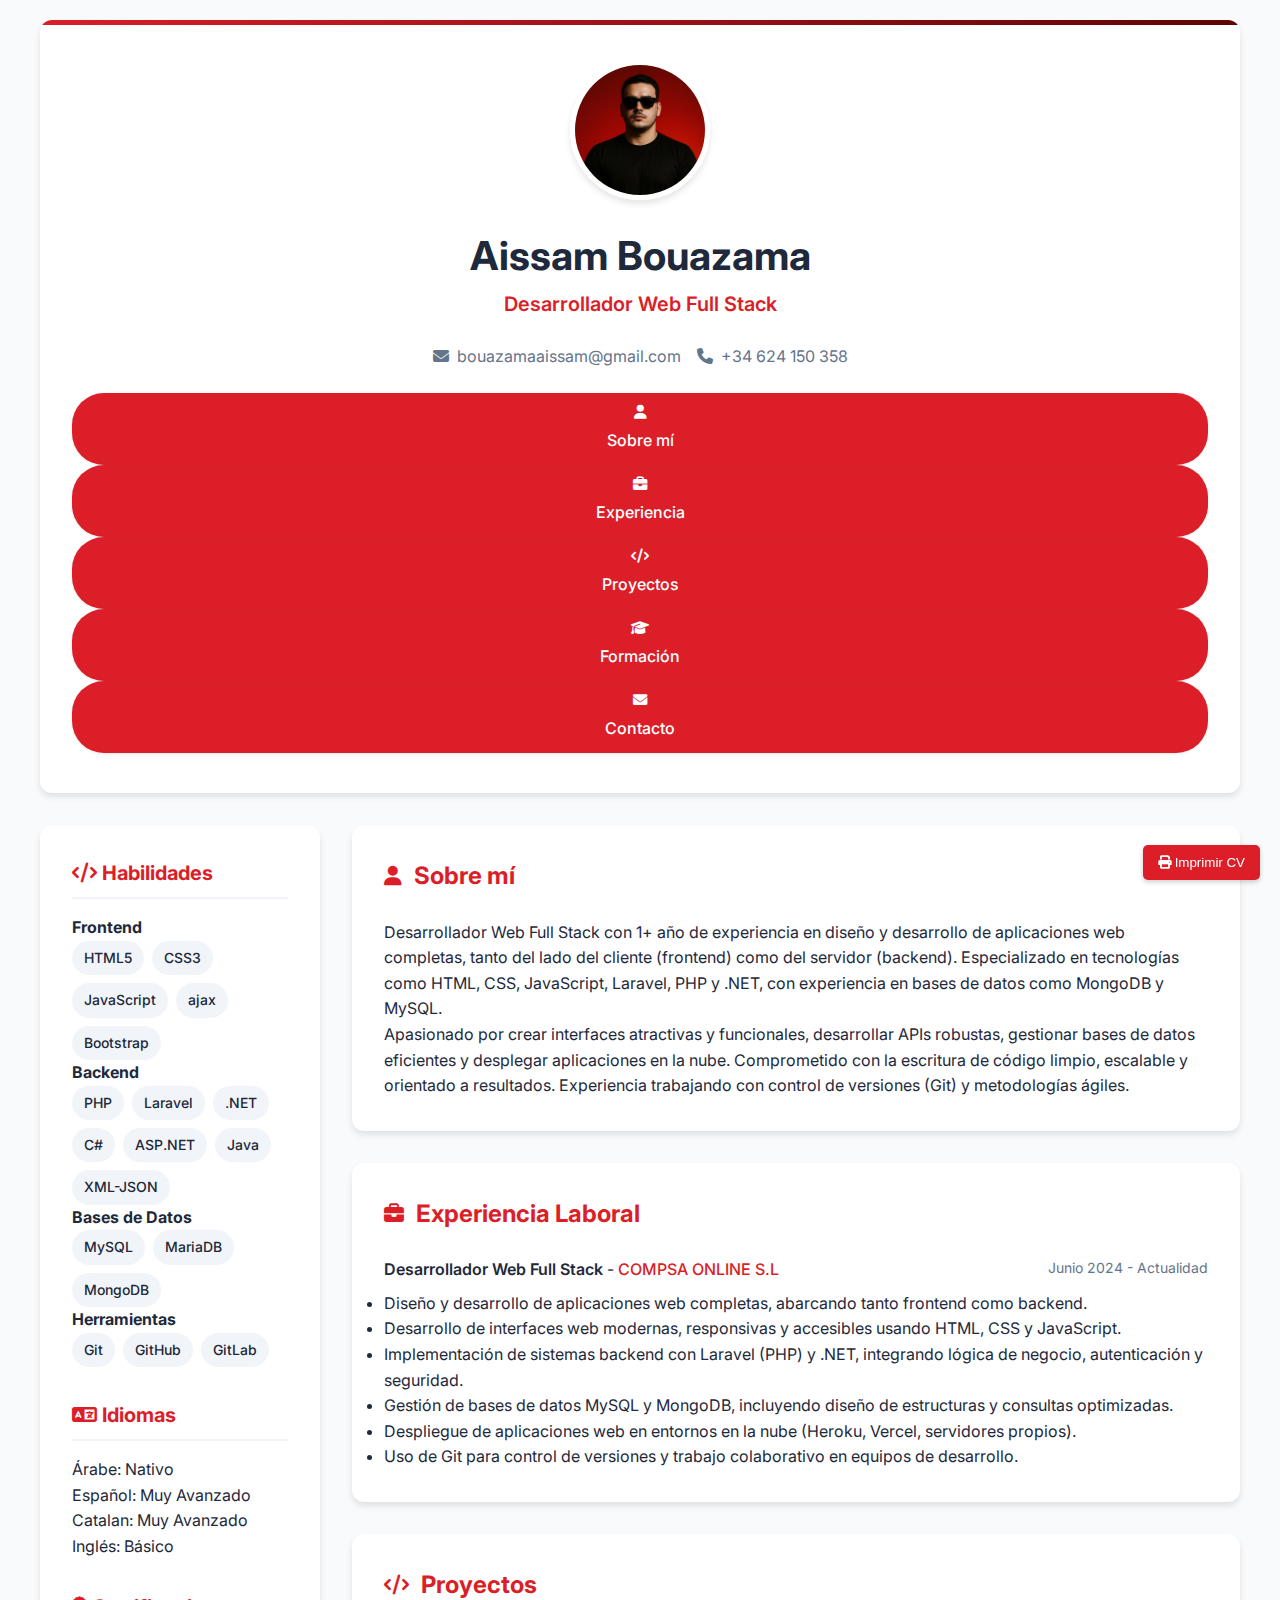
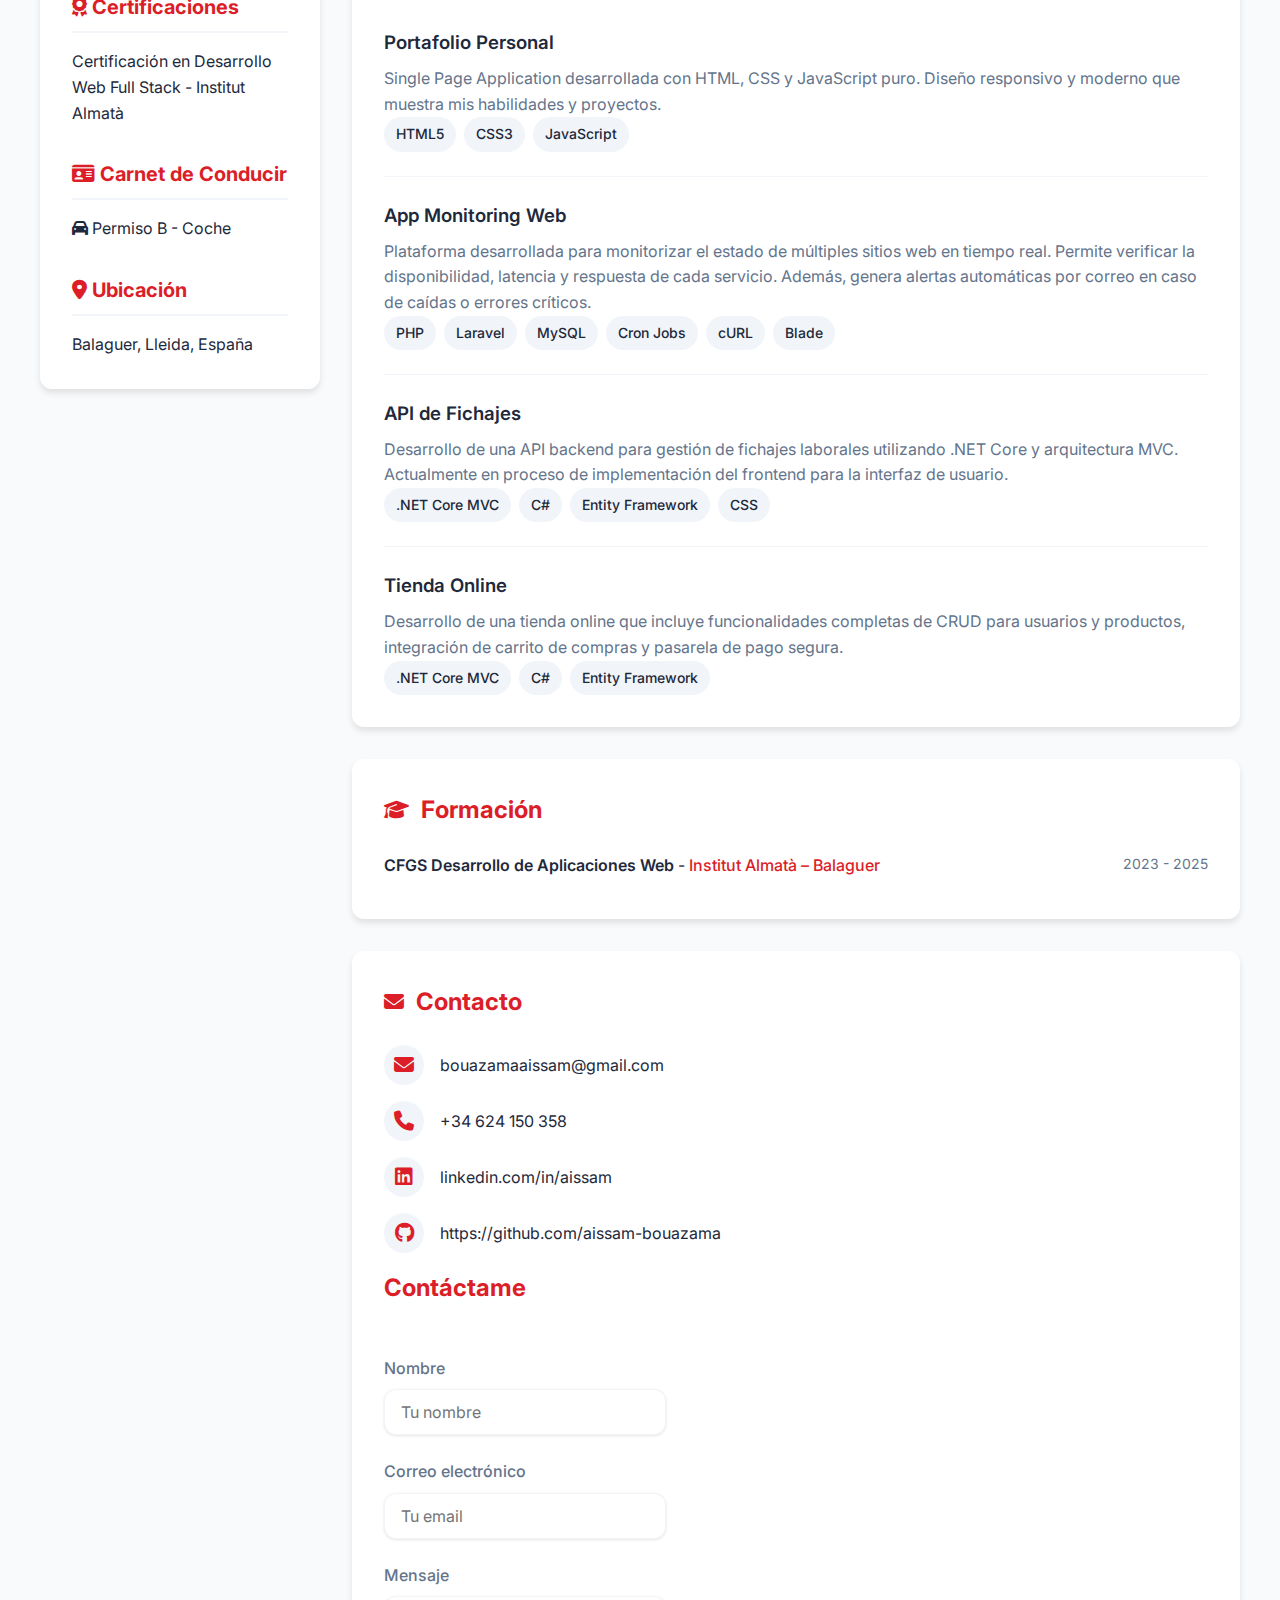
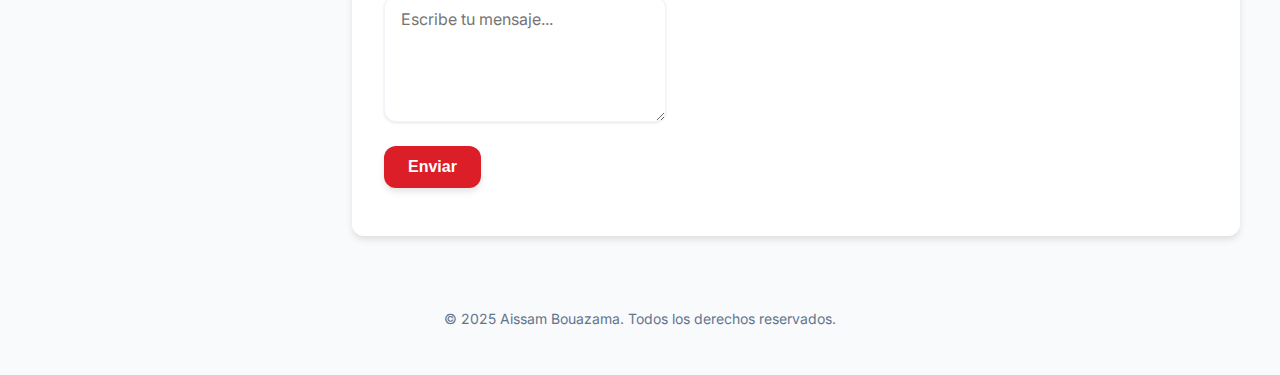
<file: index.html>
<!DOCTYPE html>
<html lang="es">

<head>
  <meta charset="UTF-8" />
  <meta name="viewport" content="width=device-width, initial-scale=1.0" />
  <meta name="description" content="CV de Aissam Bouazama - Desarrollador Web Full Stack">
  <title>CV - Aissam Bouazama | Desarrollador Full Stack</title>
  <link rel="preconnect" href="https://fonts.googleapis.com">
  <link href="https://fonts.googleapis.com/css2?family=Inter:wght@300;400;500;600;700&display=swap" rel="stylesheet">
  <link rel="stylesheet" href="https://cdnjs.cloudflare.com/ajax/libs/font-awesome/6.4.0/css/all.min.css">
  <link rel="stylesheet" href="./CSS/estils.css">
  <link rel="icon" href="img/1000037615.webp" type="image/x-icon">
</head>

<body>
  <div class="container">
    <header>
      <div class="logo">
        <img src="img/1000037615.webp" alt="Aissam Bouazama" />
      </div>
      <div class="header-content">
        <h1>Aissam Bouazama</h1>
        <p class="subtitle">Desarrollador Web Full Stack</p>
        <div class="contact-info">
          <a href="mailto:bouazamaaissam@gmail.com">
            <i class="fas fa-envelope"></i> bouazamaaissam@gmail.com
          </a>
          <a href="tel:+34624150358">
            <i class="fas fa-phone"></i> +34 624 150 358
          </a>
        </div>
      </div>

      <nav>
        <button class="menu-toggle none" id="menu-toggle">
          <i class="fas fa-bars"></i></button>
        <ul class="menu block" id="menu">
          <li><a href="#sobre-mi"><i class="fas fa-user"></i> Sobre mí</a></li>
          <li><a href="#experiencia"><i class="fas fa-briefcase"></i> Experiencia</a></li>
          <li><a href="#proyectos"><i class="fas fa-code"></i> Proyectos</a></li>
          <li><a href="#formacion"><i class="fas fa-graduation-cap"></i> Formación</a></li>
          <li><a href="#contacto"><i class="fas fa-envelope"></i> Contacto</a></li>
        </ul>
      </nav>
    </header>

    <main>
      <aside class="sidebar">
        <div class="sidebar-section">
          <h3><i class="fas fa-code"></i> Habilidades</h3>
          <h4>Frontend</h4>
          <div class="skills-list">
            <span class="skill-tag">HTML5</span>
            <span class="skill-tag">CSS3</span>
            <span class="skill-tag">JavaScript</span>
            <span class="skill-tag">ajax</span>
            <span class="skill-tag">Bootstrap</span>

          </div>

          <h4>Backend</h4>
          <div class="skills-list">
            <span class="skill-tag">PHP</span>
            <span class="skill-tag">Laravel</span>
            <span class="skill-tag">.NET</span>
            <span class="skill-tag">C#</span>
            <span class="skill-tag">ASP.NET</span>
             <span class="skill-tag">Java</span>
             <span class="skill-tag">XML-JSON</span>
          </div>

          <h4>Bases de Datos</h4>
          <div class="skills-list">
            <span class="skill-tag">MySQL</span>
            <span class="skill-tag">MariaDB</span>
            <span class="skill-tag">MongoDB</span>
          </div>

          <h4>Herramientas</h4>
          <div class="skills-list">
            <span class="skill-tag">Git</span>
            <span class="skill-tag">GitHub</span>
            <span class="skill-tag">GitLab</span>
          </div>
        </div>

        <div class="sidebar-section">
          <h3><i class="fas fa-language"></i> Idiomas</h3>
          <p>Árabe: Nativo</p>
          <p>Español: Muy Avanzado</p>
          <p>Catalan: Muy Avanzado</p>
          <p>Inglés: Básico</p>
        </div>

        <div class="sidebar-section">
          <h3><i class="fas fa-award"></i> Certificaciones</h3>
          <ul class="certification-list">
            <p>Certificación en Desarrollo Web Full Stack - Institut Almatà</p>
          </ul>
        </div>

        <div class="sidebar-section">
          <h3><i class="fas fa-id-card"></i> Carnet de Conducir</h3>
          <p><i class="fas fa-car"></i> Permiso B - Coche</p>
        </div>
        <div class="sidebar-section">
          <h3><i class="fas fa-map-marker-alt"></i> Ubicación</h3>
          <p>Balaguer, Lleida, España</p>
        </div>
      </aside>

      <div class="content">
        <section id="sobre-mi" class="section">
          <h2><i class="fas fa-user"></i> Sobre mí</h2>
          <p>
            Desarrollador Web Full Stack con 1+ año de experiencia en diseño y desarrollo de aplicaciones web completas,
            tanto del lado del cliente (frontend) como del servidor (backend). Especializado en tecnologías como HTML,
            CSS,
            JavaScript, Laravel, PHP y .NET, con experiencia en bases de datos como MongoDB y MySQL.
          </p>
          <p>
            Apasionado por crear interfaces atractivas y funcionales, desarrollar APIs robustas, gestionar bases de
            datos
            eficientes y desplegar aplicaciones en la nube. Comprometido con la escritura de código limpio, escalable y
            orientado a resultados. Experiencia trabajando con control de versiones (Git) y metodologías ágiles.
          </p>
        </section>

        <section id="experiencia" class="section">
          <h2><i class="fas fa-briefcase"></i> Experiencia Laboral</h2>
          <div class="experience-item">
            <div class="experience-header">
              <div>
                <span class="experience-title">Desarrollador Web Full Stack</span> -
                <span class="experience-company">COMPSA ONLINE S.L</span>
              </div>
              <span class="experience-date">Junio 2024 - Actualidad</span>
            </div>
            <ul>
              <li>Diseño y desarrollo de aplicaciones web completas, abarcando tanto frontend como backend.</li>
              <li>Desarrollo de interfaces web modernas, responsivas y accesibles usando HTML, CSS y JavaScript.</li>
              <li>Implementación de sistemas backend con Laravel (PHP) y .NET, integrando lógica de negocio,
                autenticación y seguridad.</li>
              <li>Gestión de bases de datos MySQL y MongoDB, incluyendo diseño de estructuras y consultas optimizadas.
              </li>
              <li>Despliegue de aplicaciones web en entornos en la nube (Heroku, Vercel, servidores propios).</li>
              <li>Uso de Git para control de versiones y trabajo colaborativo en equipos de desarrollo.</li>
            </ul>
          </div>


        </section>

        <section id="proyectos" class="section">
          <h2><i class="fas fa-code"></i> Proyectos</h2>
          <div class="project-item">
            <h3 class="project-title">Portafolio Personal</h3>
            <p class="project-description">
              Single Page Application desarrollada con HTML, CSS y JavaScript puro. Diseño responsivo y moderno que
              muestra mis habilidades y proyectos.
            </p>
            <div class="skills-list">
              <span class="skill-tag">HTML5</span>
              <span class="skill-tag">CSS3</span>
              <span class="skill-tag">JavaScript</span>
            </div>
          </div>
          <div class="project-item">
            <h3 class="project-title">App Monitoring Web</h3>
            <p class="project-description">
              Plataforma desarrollada para monitorizar el estado de múltiples sitios web en tiempo real. Permite
              verificar la disponibilidad, latencia y respuesta de cada servicio. Además, genera alertas automáticas por
              correo en caso de caídas o errores críticos.
            </p>
            <div class="skills-list">
              <span class="skill-tag">PHP</span>
              <span class="skill-tag">Laravel</span>
              <span class="skill-tag">MySQL</span>
              <span class="skill-tag">Cron Jobs</span>
              <span class="skill-tag">cURL</span>
              <span class="skill-tag">Blade</span>
            </div>
          </div>

          <div class="project-item">
            <h3 class="project-title">API de Fichajes</h3>
            <p class="project-description">
              Desarrollo de una API backend para gestión de fichajes laborales utilizando .NET Core y arquitectura MVC.
              Actualmente en proceso de implementación del frontend para la interfaz de usuario.
            </p>
            <div class="skills-list">
              <span class="skill-tag">.NET Core MVC</span>
              <span class="skill-tag">C#</span>
              <span class="skill-tag">Entity Framework</span>

              <span class="skill-tag">CSS</span>
            </div>
          </div>
          <div class="project-item">
            <h3 class="project-title">Tienda Online </h3>
            <p class="project-description">
              Desarrollo de una tienda online que incluye funcionalidades completas de CRUD para usuarios y productos,
              integración de carrito de compras y pasarela de pago segura.
            </p>
            <div class="skills-list">
              <span class="skill-tag">.NET Core MVC</span>
              <span class="skill-tag">C#</span>
              <span class="skill-tag">Entity Framework</span>
            </div>
          </div>


        </section>

        <section id="formacion" class="section">
          <h2><i class="fas fa-graduation-cap"></i> Formación</h2>
          <div class="education-item">
            <div class="education-header">
              <div>
                <span class="education-title">CFGS Desarrollo de Aplicaciones Web</span> -
                <span class="education-institution">Institut Almatà – Balaguer</span>
              </div>
              <span class="education-date">2023 - 2025</span>
            </div>
          </div>
        </section>

        <section id="contacto" class="section">
          <h2><i class="fas fa-envelope"></i> Contacto</h2>
          <div class="contact-method">
            <i class="fas fa-envelope"></i>
            <a href="mailto:bouazamaaissam@gmail.com">bouazamaaissam@gmail.com</a>
          </div>
          <div class="contact-method">
            <i class="fas fa-phone"></i>
            <a href="tel:+34624150358">+34 624 150 358</a>
          </div>
          <div class="contact-method">
            <i class="fab fa-linkedin"></i>
            <a href="https://www.linkedin.com/in/aissam-bouazama-494400276/" target="_blank">linkedin.com/in/aissam</a>
          </div>
          <div class="contact-method">
            <i class="fab fa-github"></i>
            <a href="https://github.com/aissam-bouazama" target="_blank">https://github.com/aissam-bouazama</a>
          </div>
          <div class="contact-method">

            <form action="https://formsubmit.co/bouazamaaissam@gmail.com" method="POST" class="contact-form">
              <h2>Contáctame</h2>


              <input type="hidden" name="_captcha" value="false">
              <input type="hidden" name="_subject" value="Nuevo mensaje de contacto desde tu portfolio">

              <div class="form-group">
                <label for="name">Nombre</label>
                <input type="text" name="name" id="name" placeholder="Tu nombre" required>
              </div>

              <div class="form-group">
                <label for="email">Correo electrónico</label>
                <input type="email" name="email" id="email" placeholder="Tu email" required>
              </div>

              <div class="form-group">
                <label for="message">Mensaje</label>
                <textarea name="message" id="message" rows="5" placeholder="Escribe tu mensaje..." required></textarea>
              </div>

              <button type="submit" class="btn">Enviar</button>
            </form>
        </section>


        </section>
      </div>
    </main>

    <footer>
      <p>© 2025 Aissam Bouazama. Todos los derechos reservados.</p>
    </footer>
  </div>

  <script src="./JS/index.js"></script>


</body>

</html>
</file>
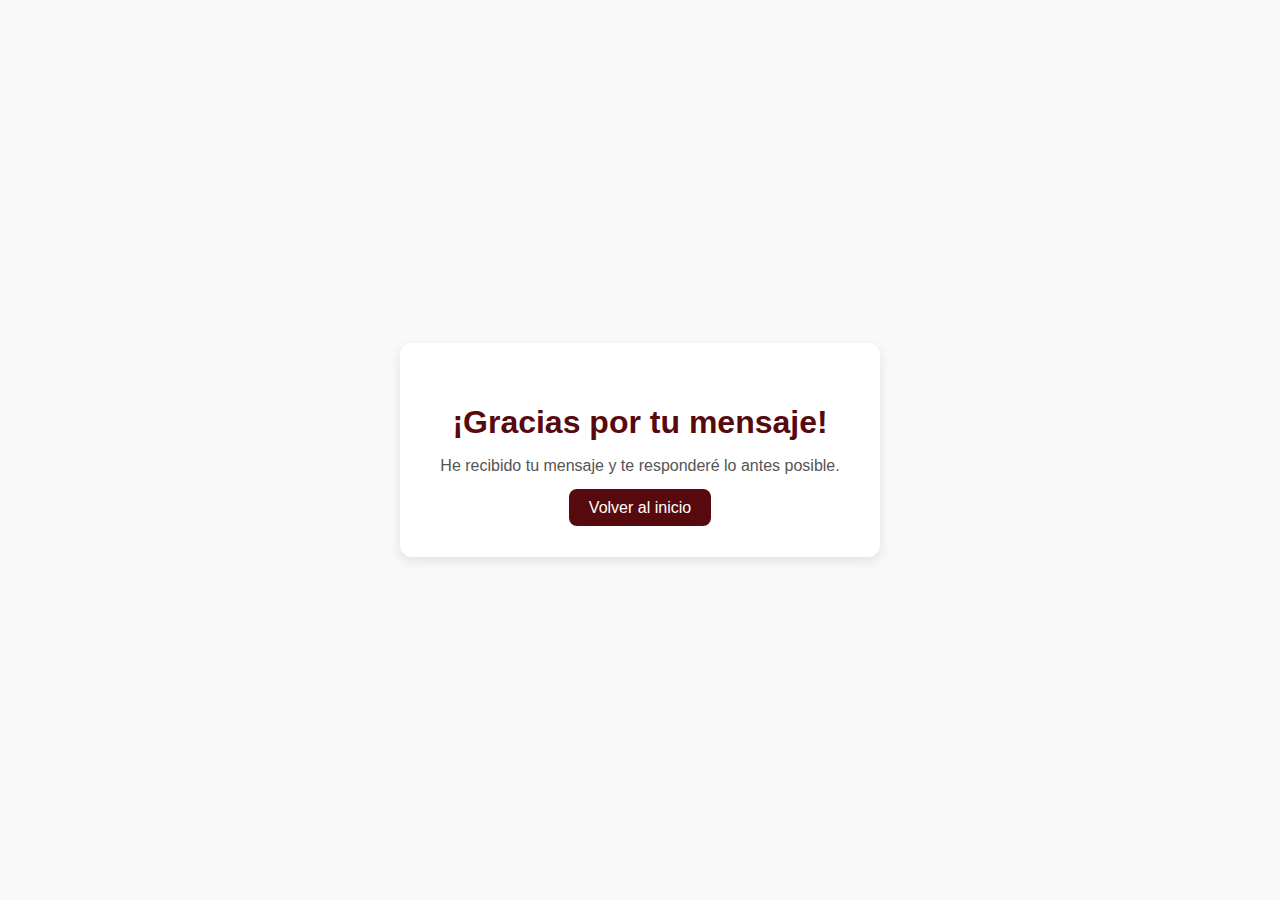
<file: gracias.html>
<!DOCTYPE html>
<html lang="es">
<head>
  <meta charset="UTF-8">
  <meta name="viewport" content="width=device-width, initial-scale=1">
  <title>Gracias por tu mensaje</title>
  <style>
    body {
      background-color: #f9f9f9;
      font-family: 'Segoe UI', Tahoma, Geneva, Verdana, sans-serif;
      display: flex;
      justify-content: center;
      align-items: center;
      height: 100vh;
      margin: 0;
      text-align: center;
    }

    .container {
      background-color: white;
      padding: 40px;
      border-radius: 12px;
      box-shadow: 0 4px 12px rgba(0, 0, 0, 0.1);
      max-width: 500px;
    }

    h1 {
      color: #570a0d;
      margin-bottom: 16px;
    }

    p {
      color: #555;
      margin-bottom: 24px;
    }

    a {
      text-decoration: none;
      color: white;
      background-color: #570a0d;
      padding: 10px 20px;
      border-radius: 8px;
      transition: background-color 0.3s ease;
    }

    a:hover {
      background-color: #570a0d;
    }
  </style>
</head>
<body>
  <div class="container">
    <h1>¡Gracias por tu mensaje!</h1>
    <p>He recibido tu mensaje y te responderé lo antes posible.</p>
    <a href="index.html">Volver al inicio</a>
  </div>
</body>
</html>
</file>
<file: CSS/estils.css>
:root {
      --primary-color: #db1e28;
      --primary-dark: #570a0d;
      --secondary-color: #5e0505;
      --bg-color: #f8fafc;
      --text-color: #1e293b;
      --text-light: #64748b;
      --white: #ffffff;
      --gray-light: #f1f5f9;
      --shadow-sm: 0 1px 3px rgba(0, 0, 0, 0.1);
      --shadow-md: 0 4px 6px rgba(0, 0, 0, 0.1);
      --shadow-lg: 0 10px 15px rgba(0, 0, 0, 0.1);
      --transition: all 0.3s cubic-bezier(0.4, 0, 0.2, 1);
      --border-radius: 12px;
      --max-width: 1200px;
    }

    * {
      box-sizing: border-box;
      margin: 0;
      padding: 0;
    }

    body {
      font-family: 'Inter', sans-serif;
      background-color: var(--bg-color);
      color: var(--text-color);
      line-height: 1.6;
      padding: 20px;
      min-height: 100vh;
    }

    .container {
      max-width: var(--max-width);
      margin: 0 auto;
    }

    header {
      background: var(--white);
      border-radius: var(--border-radius);
      padding: 2.5rem 2rem;
      text-align: center;
      box-shadow: var(--shadow-md);
      margin-bottom: 2rem;
      position: relative;
      overflow: hidden;
    }

    header::before {
      content: '';
      position: absolute;
      top: 0;
      left: 0;
      width: 100%;
      height: 5px;
      background: linear-gradient(90deg, var(--primary-color), var(--secondary-color));
    }

    .logo {
      margin-bottom: 1.5rem;
    }

    .logo img {
      width: 140px;
      height: 140px;
      border-radius: 50%;
      border: 5px solid var(--white);
      box-shadow: var(--shadow-md);
      object-fit: cover;
      transition: var(--transition);
    }

    .logo img:hover {
      transform: scale(1.05);
      box-shadow: var(--shadow-lg);
    }

    .header-content h1 {
      font-size: 2.5rem;
      font-weight: 700;
      color: var(--text-color);
      margin-bottom: 0.5rem;
      line-height: 1.2;
    }

    .header-content .subtitle {
      font-size: 1.25rem;
      color: var(--primary-color);
      font-weight: 600;
      margin-bottom: 1.5rem;
    }

    .contact-info {
      display: flex;
      justify-content: center;
      gap: 1rem;
      flex-wrap: wrap;
      margin-bottom: 1.5rem;
    }

    .contact-info a {
      display: flex;
      align-items: center;
      gap: 0.5rem;
      text-decoration: none;
      color: var(--text-light);
      transition: var(--transition);
    }

    .contact-info a:hover {
      color: var(--primary-color);
    }

    nav {
      margin-top: 1.5rem;
    }

    nav ul {
      list-style: none;
      display: flex;
      justify-content: center;
      flex-wrap: wrap;
      gap: 0.75rem;
    }

    nav a {
      width: 100%;
      
      text-decoration: none;
      color: var(--white);
      font-weight: 500;
      padding: 0.75rem 1.5rem;
      border-radius: 2rem;
      background-color: var(--primary-color);
      transition: var(--transition);
      display: inline-flex;
      flex-direction: column;
      align-items: center;
      gap: 0.5rem;
      box-shadow: var(--shadow-sm);
    }

    nav a:hover {
      background-color: var(--primary-dark);
      transform: translateY(-2px);
      box-shadow: var(--shadow-md);
    }

    nav a i {
      font-size: 0.9rem;
    }

    main {
      display: grid;
      grid-template-columns: 1fr;
      gap: 2rem;
    }

    @media (min-width: 768px) {
      main {
        grid-template-columns: 280px 1fr;
      }
    }

    .sidebar {
      background: var(--white);
      border-radius: var(--border-radius);
      padding: 2rem;
      box-shadow: var(--shadow-md);
      height: fit-content;
    }

    .sidebar-section {
      margin-bottom: 2rem;
    }

    .sidebar-section:last-child {
      margin-bottom: 0;
    }

    .sidebar-section h3 {
      font-size: 1.25rem;
      color: var(--primary-color);
      margin-bottom: 1rem;
      padding-bottom: 0.5rem;
      border-bottom: 2px solid var(--gray-light);
    }

    .skills-list {
      display: flex;
      flex-wrap: wrap;
      gap: 0.5rem;
    }

    .skill-tag {
      background-color: var(--gray-light);
      color: var(--text-color);
      padding: 0.375rem 0.75rem;
      border-radius: 2rem;
      font-size: 0.875rem;
      font-weight: 500;
    }

    .content {
      display: flex;
      flex-direction: column;
      gap: 2rem;
    }

    .section {
      background: var(--white);
      border-radius: var(--border-radius);
      padding: 2rem;
      box-shadow: var(--shadow-md);
      animation: fadeIn 0.5s ease-in-out;
    }

    @keyframes fadeIn {
      from { opacity: 0; transform: translateY(10px); }
      to { opacity: 1; transform: translateY(0); }
    }

    .section h2 {
      color: var(--primary-color);
      font-size: 1.5rem;
      margin-bottom: 1.5rem;
      display: flex;
      align-items: center;
      gap: 0.75rem;
    }

    .section h2 i {
      font-size: 1.25rem;
    }

    .experience-item, .project-item, .education-item {
      margin-bottom: 1.5rem;
      padding-bottom: 1.5rem;
      border-bottom: 1px solid var(--gray-light);
    }

    .experience-item:last-child, 
    .project-item:last-child,
    .education-item:last-child {
      margin-bottom: 0;
      padding-bottom: 0;
      border-bottom: none;
    }

    .experience-header, .education-header {
      display: flex;
      justify-content: space-between;
      margin-bottom: 0.5rem;
      flex-wrap: wrap;
      gap: 0.5rem;
    }

    .experience-title, .education-title {
      font-weight: 600;
      color: var(--text-color);
    }

    .experience-company, .education-institution {
      color: var(--primary-color);
      font-weight: 500;
    }

    .experience-date, .education-date {
      color: var(--text-light);
      font-size: 0.875rem;
    }

    .experience-description, .project-description {
      color: var(--text-light);
    }

    .project-title {
      font-weight: 600;
      margin-bottom: 0.5rem;
      color: var(--text-color);
    }

    .contact-method {
      display: flex;
      align-items: center;
      gap: 1rem;
      margin-bottom: 1rem;
    }

    .contact-method i {
      width: 2.5rem;
      height: 2.5rem;
      background-color: var(--gray-light);
      color: var(--primary-color);
      border-radius: 50%;
      display: flex;
      align-items: center;
      justify-content: center;
      font-size: 1.25rem;
    }

    .contact-method a {
      color: var(--text-color);
      text-decoration: none;
      transition: var(--transition);
    }

    .contact-method a:hover {
      color: var(--primary-color);
    }

    footer {
      text-align: center;
      margin-top: 3rem;
      padding: 1.5rem;
      color: var(--text-light);
      font-size: 0.875rem;
    }

    @media (max-width: 768px) {
      .header-content h1 {
        font-size: 2rem;
      }
      
      .header-content .subtitle {
        font-size: 1.1rem;
      }
      
      nav ul {
        flex-direction: column;
        align-items: center;
      }
      
      nav a {
        width: 100%;
        justify-content: center;
      }
    }

    /* Print styles */
    @media print {
      body {
        padding: 0;
        background-color: white;
        font-size: 12pt;
      }
      
      header, .section, .sidebar {
        box-shadow: none;
        margin-bottom: 0;
        page-break-inside: avoid;
      }
      
      nav {
        display: none;
      }
      
      a {
        text-decoration: none;
        color: var(--text-color);
      }
    }
    .contact-form {
  display: flex;
  flex-direction: column;
  gap: 1.5rem;
}

.form-group {
  display: flex;
  flex-direction: column;
  gap: 0.5rem;
}

.contact-form input,
.contact-form textarea {
  padding: 0.75rem 1rem;
  border-radius: var(--border-radius);
  border: 1px solid var(--gray-light);
  font-size: 1rem;
  font-family: 'Inter', sans-serif;
  background-color: var(--white);
  color: var(--text-color);
  transition: var(--transition);
  box-shadow: var(--shadow-sm);
}

.contact-form input:focus,
.contact-form textarea:focus {
  outline: none;
  border-color: var(--primary-color);
  box-shadow: 0 0 0 3px rgba(37, 99, 235, 0.2);
}

.contact-form label {
  font-weight: 500;
  color: var(--text-light);
}

.contact-form .btn {
  background-color: var(--primary-color);
  color: var(--white);
  padding: 0.75rem 1.5rem;
  border: none;
  border-radius: var(--border-radius);
  font-size: 1rem;
  font-weight: 600;
  cursor: pointer;
  transition: var(--transition);
  align-self: flex-start;
  box-shadow: var(--shadow-md);
}

.contact-form .btn:hover {
  background-color: var(--primary-dark);
  transform: translateY(-2px);
  box-shadow: var(--shadow-lg);
}

.language-list {
  list-style: none;
  padding-left: 0;
  margin-top: 0.5rem;
}

.language-list li {
  margin-bottom: 0.5rem;
  color: var(--text-color);
  font-weight: 500;
}

.none{
  display: none;
}
.block {
  display: block;
}
@media (max-width: 1000px) {
   nav a {
     width: 100% ;
      border-radius: 0;
   }

  .menu-toggle {
    display: block;
    position: absolute;
    top: 1rem;
    right: 1rem;
    background-color: var(--primary-color);
    color: var(--white);
    border: none;
    padding: 0.5rem;
    border-radius: var(--border-radius);
    cursor: pointer;
  }
}
</file>
